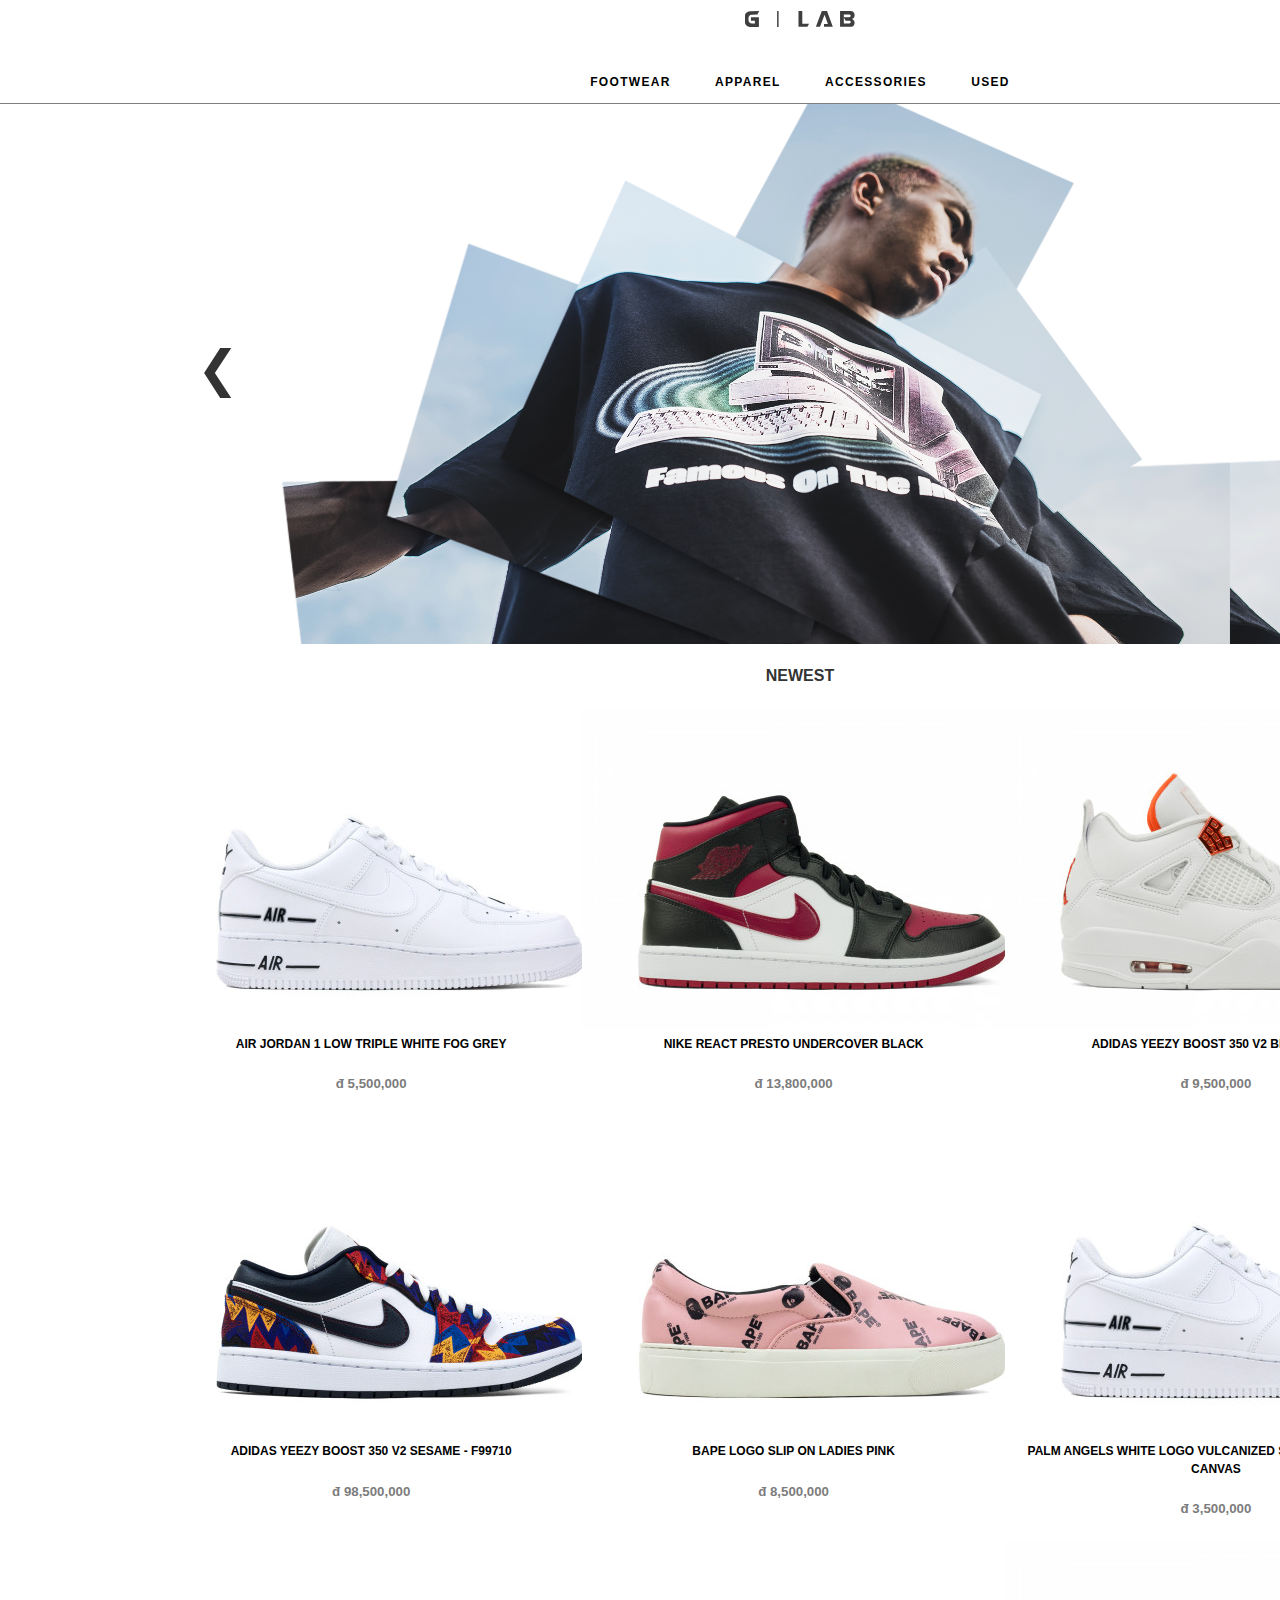
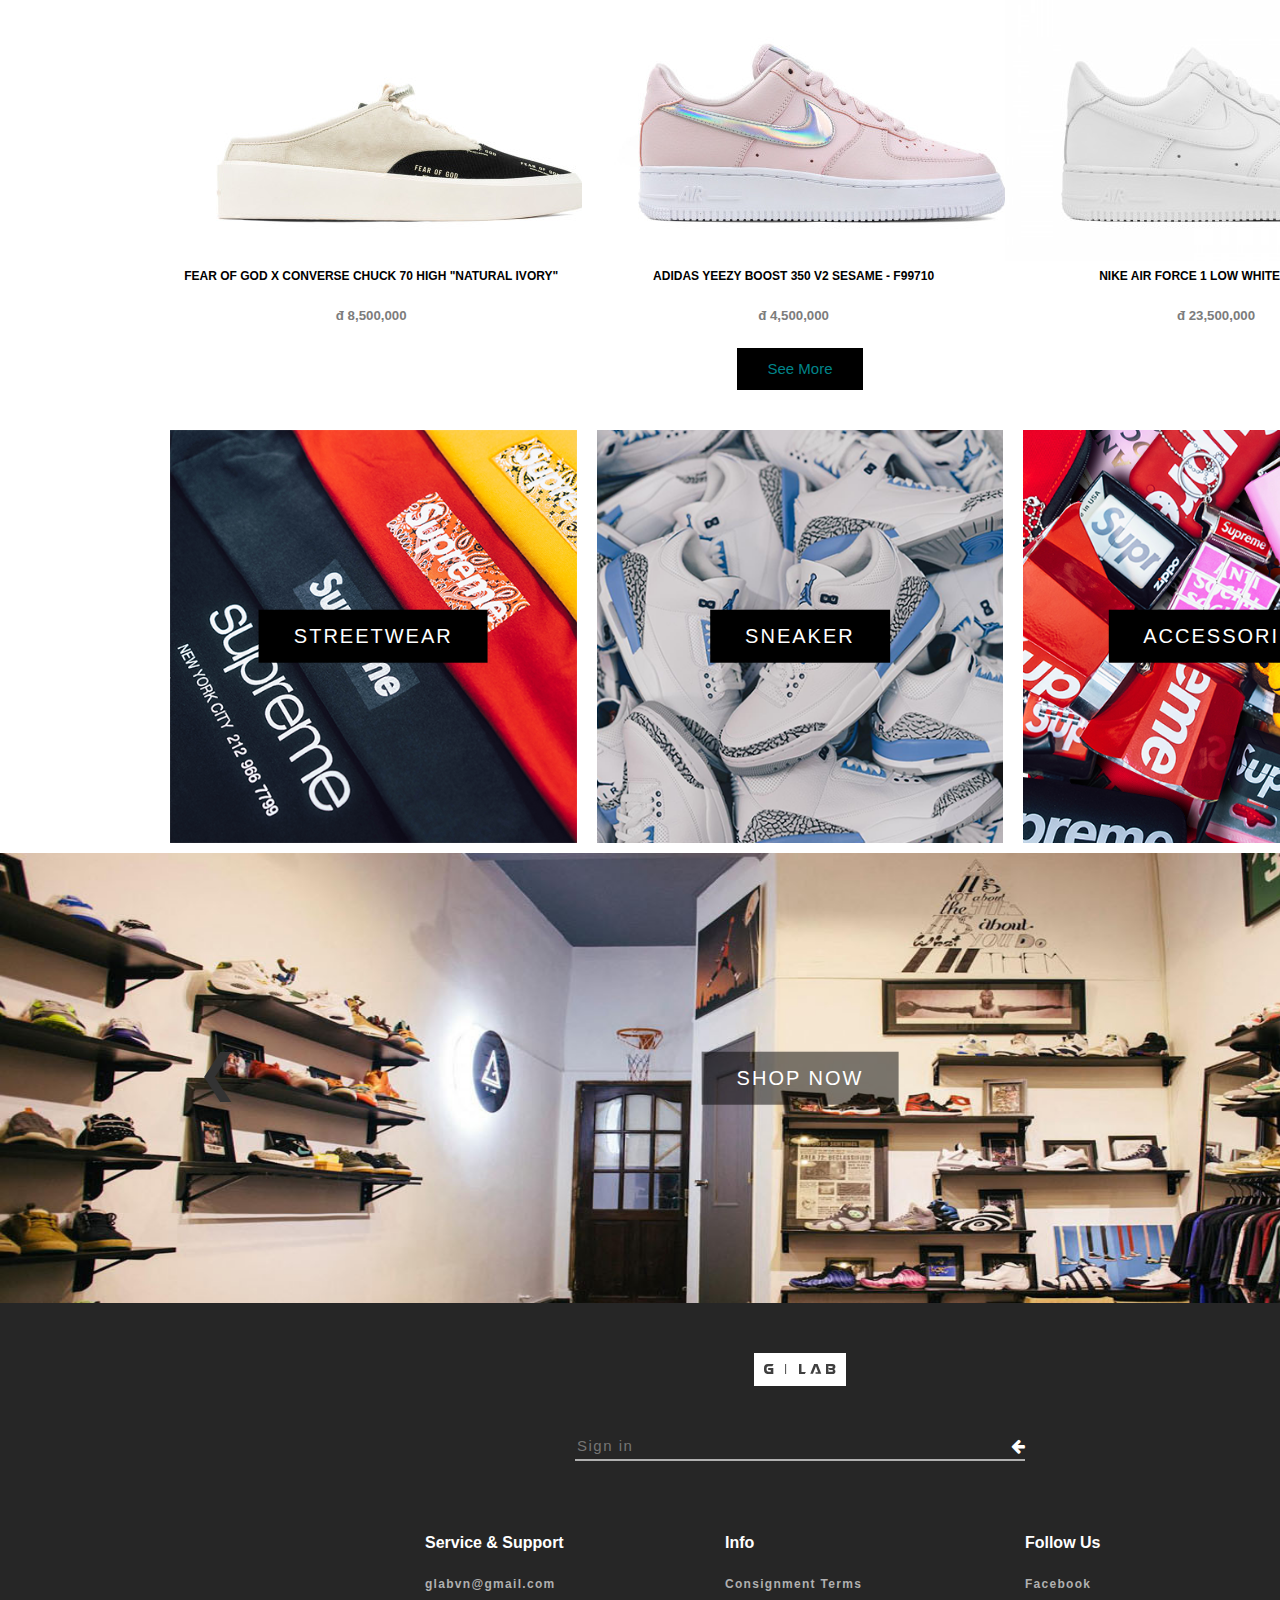
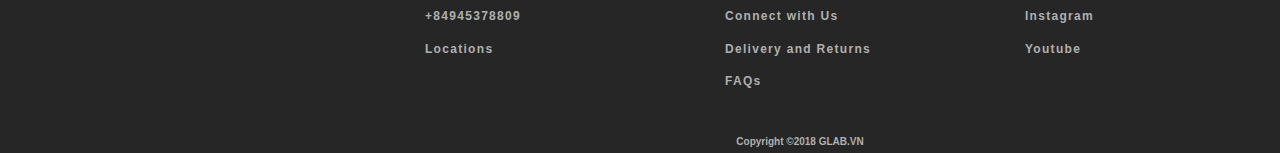
<file: index.html>
<!DOCTYPE html>
<html lang="en">

<head>
    <meta charset="UTF-8">
    <meta name="viewport" content="width=device-width, initial-scale=1.0">
    <link rel="stylesheet" href="style_css/home_page.css">
    <link rel="stylesheet" href="style_css/default.css">
    <link rel="stylesheet" href="https://stackpath.bootstrapcdn.com/font-awesome/4.7.0/css/font-awesome.min.css">
    <title>G-LAB: NỀN TẢNG MUA BÁN KÝ GỬI SNEAKER, STREETWEAR - GLAB.VN</title>
</head>

<body>
    <div class="side-search-right">

        <div class="input">
            <ul>
                <li>
                    <div class="close-search">
                        <p id='close-search-button' onclick="closeBtn()">X</p>
                    </div>
                </li>
                <li class="search-submit-top">
                    <input type="text" placeholder="Search" onkeyup="filterSearch()" id="search-input">
                    <span><i class="fa fa-arrow-left"></i></span>
                </li>
            </ul>
            <ul id="show-products-search">
                <!-- List Search -->
            </ul>

        </div>
    </div>
    <div class="sticky-menu">
        <div id="logo-icon">

            <a href="index.html"> <img src="image/logo-glab.svg" alt=""></a>
            <div id="icon-shopping">
                <span>
                    <i class="fa fa-user-circle"></i>
                </span>
                <span class="search-product"><i class="fa fa-search" onclick="sidesearch()"></i></span>
                <span><i class="fa fa-shopping-cart"></i></span>

            </div>

        </div>
        <nav>
            <div class="menu">
                <ul>
                    <li>
                        <a class="sub-nav" href="footwear.html">FOOTWEAR</a>
                        <div class="sub-menu">
                            <ul>
                                <li><a href="footwear.html">Newest Sneakers</a>
                                    <a href="footwear.html">Basketball</a></li>
                                <li><a href="footwear.html">Lifestyle</a>
                                    <a href="footwear.html">Gym & Training</a></li>
                                <li><a href="footwear.html">Running</a>
                                    <a href="footwear.html">Sandal</a> </li>
                            </ul>
                        </div>
                    </li>
                    <li> <a class="sub-nav" href="">APPAREL</a>
                        <div class="sub-menu">
                            <ul>
                                <li><a href="">CONIC®</a>
                                    <a href="">Outerwears</a>
                                    <a href="">Shirts</a>
                                    <a href="">Long Sleeves</a></li>
                                <li><a href="">Hoodies</a>
                                    <a href="">Tees</a>
                                    <a href="">Jackets</a>
                                    <a href="">
                                        <pre> </pre>
                                    </a></li>
                                <li><a href="">Shorts</a>
                                    <a href="">Pants</a>
                                    <a href="">Sweaters</a>
                                    <a href="">
                                        <pre> </pre>
                                    </a></li>
                            </ul>
                        </div>
                    </li>
                    <li>
                        <a class="sub-nav" href="">ACCESSORIES</a>
                        <div class="sub-menu">
                            <ul>
                                <li><a href="">Watch</a>
                                    <a href="">Backpack And Bag</a>
                                    <a href="">Cap</a></li>
                                <li><a href="">Socks</a>
                                    <a href="">Shoe Care</a>
                                    <a href="">Miscellaneous</a></li>
                                <li><a href="">Running</a>
                                    <a href="">Bearbrick</a>
                                    <a href="">Face Mask</a></li>
                            </ul>
                        </div>
                    </li>
                    <li>
                        <a class="sub-nav" href="">USED</a>
                        <div class="sub-menu">
                            <ul>
                                <li><a href="">Newest Sneakers</a>
                                    <a href="">Basketball</a></li>
                                <li><a href="">Lifestyle</a>
                                    <a href="">Gym & Training</a></li>
                                <li><a href="">Running</a>
                                    <a href="">Sandal</a> </li>
                            </ul>
                        </div>
                    </li>
                </ul>
            </div>
        </nav>
    </div>
    <header>

        <div class="slide-show-header">
            <div class="slide-img">
                <img class="slide-run" src="image/slide-man.png" alt="">
                <img class="slide-run" src="image/slide-conic.jpg" alt="">
                <img class="slide-run" src="image/slide-ship.jpeg" alt="">
            </div>
            <div class="slide-button slide-display-left" onclick="plus(-1)">&#10094;</div>
            <div class="slide-button slide-display-right" onclick="plus(1)">&#10095;</div>
        </div>
    </header>
    <section id="container">
        <h4>NEWEST</h4>
        <div class="row-content"></div>
        <div class="more " onclick="countproduct()">
            <p class="show-more">See More</p>
        </div>
    </section>
    <section id="select-type-product">
        <div class="row-content">
            <div class=" col-street">
                <img src="image/supreme.png" alt="">
                <div class="center-text"><a href="#">STREETWEAR</a></div>
            </div>
            <div class=" col-street">
                <img src="image/shoes.png" alt="">
                <div class="center-text"> <a href="#">SNEAKER</a></div>
            </div>
            <div class=" col-street">
                <img src="image/supanti.png" alt="">
                <div class="center-text"> <a href="#">ACCESSORIES</a></div>
            </div>
        </div>
    </section>
    <section id="shop-now">
        <img class="slide-bottom" src="image/shopnow.jpg" alt="">
        <img class="slide-bottom" src="image/shopnow.jpg" alt="">
        <img class="slide-bottom" src="image/shopnow.jpg" alt="">
        <div class="slide-button slide-display-left-shop-now" onclick="">&#10094;</div>
        <div class="slide-button slide-display-right-shop-now" onclick="">&#10095;</div>
        <div class="center-text bottom-slide-shop "><a href="">SHOP NOW</a></div>
    </section>
    <footer>
        <div class="big-footer">
            <div class="logo-bottom">
                <a href=""> <img src="image/logo-glab.svg" alt=""></a>
            </div>
            <div class="input-bottom">
                <input type="text" placeholder="Sign in " name="" id="">
                <span class="submit"><i class="fa fa-arrow-left"></i></span>
            </div>
            <div class="row-info-bottom">
                <div class="col-info-bottom"></div>
                <div class="col-info-bottom"></div>
                <div class="col-info-bottom"></div>
            </div>
        </div>
        <div class="row-info-bottom">
            <div class="col-info-bottom">
                <div class="col-bottom-center">
                    <h4>Service & Support</h4>
                    <a>glabvn@gmail.com</a>
                    <a>+84945378809</a>
                    <a>Locations</a>
                </div>

            </div>
            <div class="col-info-bottom">
                <div class="col-bottom-center">
                    <h4>Info</h4>
                    <a>Consignment Terms</a>
                    <a href="contrac.html">Connect with Us</a>
                    <a>Delivery and Returns</a>
                    <a>FAQs</a>
                </div>

            </div>
            <div class="col-info-bottom ">
                <div class="col-bottom-center">
                    <h4>Follow Us</h4>
                    <a>Facebook</a>
                    <a>Instagram</a>
                    <a>Youtube</a>
                </div>

            </div>
        </div>

        <div class="copyright">
            Copyright &copy;2018 GLAB.VN
        </div>
    </footer>
    <script src="js-file/home.js"></script>
    <script src="js-file/loaddata.js"></script>
</body>

</html>
</file>
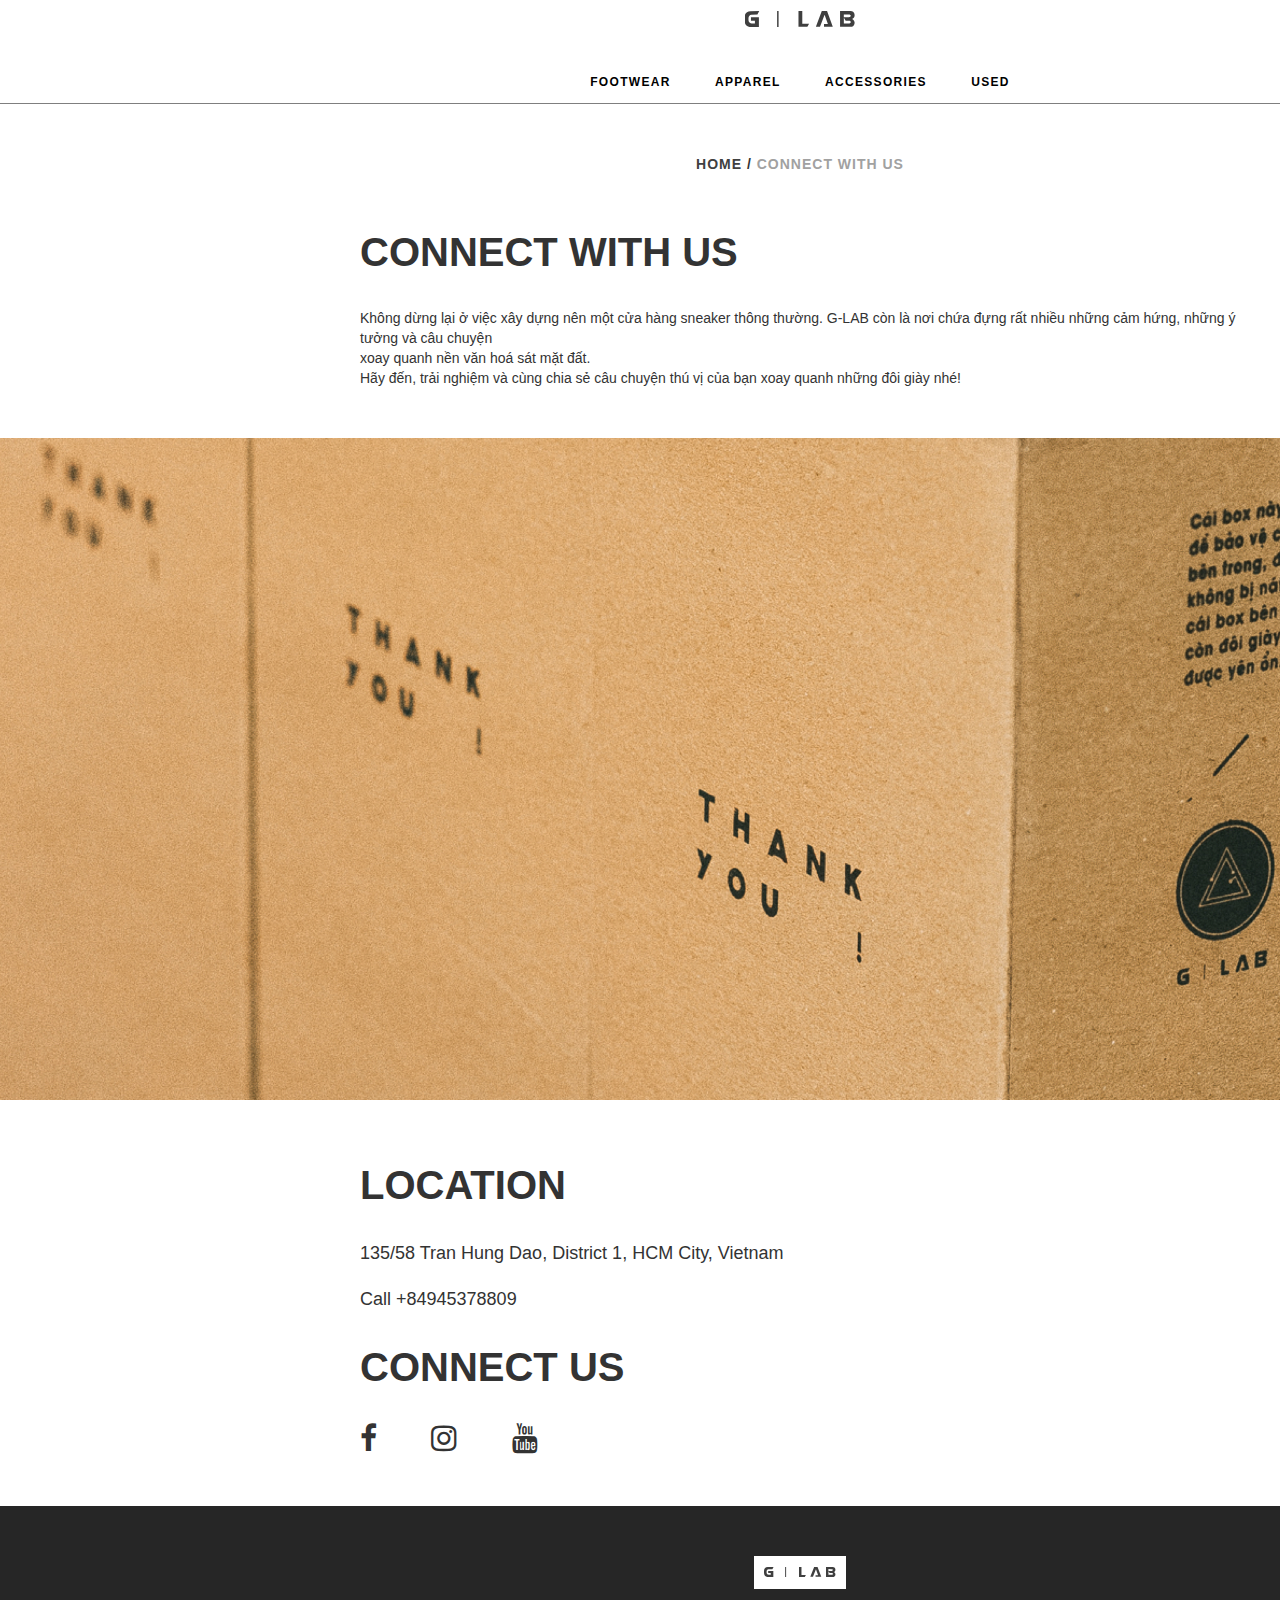
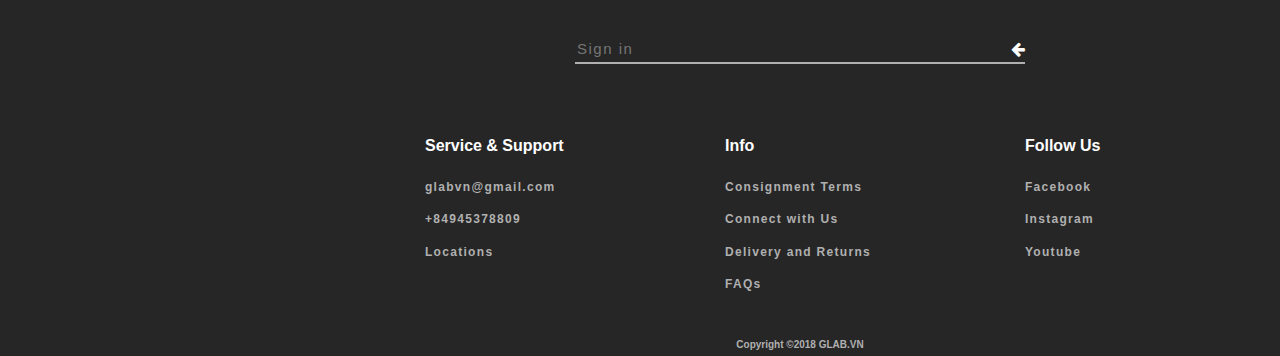
<file: contrac.html>
<!DOCTYPE html>
<html lang="en">

<head>
    <meta charset="UTF-8">
    <meta name="viewport" content="width=device-width, initial-scale=1.0">
    <link rel="stylesheet" href="style_css/contrac.css">
    <link rel="stylesheet" href="style_css/default.css">
    <link rel="stylesheet" href="https://stackpath.bootstrapcdn.com/font-awesome/4.7.0/css/font-awesome.min.css">
    <title>G-LAB: NỀN TẢNG MUA BÁN KÝ GỬI SNEAKER, STREETWEAR - GLAB.VN</title>
</head>

<body>
    <div class="side-search-right">

        <div class="input">
            <ul>
                <li>
                    <div class="close-search">
                        <p id='close-search-button' onclick="closeBtn()">X</p>
                    </div>
                </li>
                <li class="search-submit-top">
                    <input type="text" placeholder="Search" onkeyup="filterSearch()" id="search-input">
                    <span><i class="fa fa-arrow-left"></i></span>
                </li>
            </ul>
            <ul id="show-products-search">
                <!-- List Search -->
            </ul>

        </div>
    </div>
    <div class="sticky-menu">
        <div id="logo-icon">

            <a href="index.html"> <img src="image/logo-glab.svg" alt=""></a>
            <div id="icon-shopping">
                <span>
                    <i class="fa fa-user-circle"></i>
                </span>
                <span class="search-product"><i class="fa fa-search" onclick="sidesearch()"></i></span>
                <span><i class="fa fa-shopping-cart"></i></span>

            </div>

        </div>
        <nav>
            <div class="menu">
                <ul>
                    <li>
                        <a class="sub-nav" href="footwear.html">FOOTWEAR</a>
                        <div class="sub-menu">
                            <ul>
                                <li><a href="footwear.html">Newest Sneakers</a>
                                    <a href="footwear.html">Basketball</a></li>
                                <li><a href="footwear.html">Lifestyle</a>
                                    <a href="footwear.html">Gym & Training</a></li>
                                <li><a href="footwear.html">Running</a>
                                    <a href="footwear.html">Sandal</a> </li>
                            </ul>
                        </div>
                    </li>
                    <li> <a class="sub-nav" href="">APPAREL</a>
                        <div class="sub-menu">
                            <ul>
                                <li><a href="">CONIC®</a>
                                    <a href="">Outerwears</a>
                                    <a href="">Shirts</a>
                                    <a href="">Long Sleeves</a></li>
                                <li><a href="">Hoodies</a>
                                    <a href="">Tees</a>
                                    <a href="">Jackets</a>
                                    <a href="">
                                        <pre> </pre>
                                    </a></li>
                                <li><a href="">Shorts</a>
                                    <a href="">Pants</a>
                                    <a href="">Sweaters</a>
                                    <a href="">
                                        <pre> </pre>
                                    </a></li>
                            </ul>
                        </div>
                    </li>
                    <li>
                        <a class="sub-nav" href="">ACCESSORIES</a>
                        <div class="sub-menu">
                            <ul>
                                <li><a href="">Watch</a>
                                    <a href="">Backpack And Bag</a>
                                    <a href="">Cap</a></li>
                                <li><a href="">Socks</a>
                                    <a href="">Shoe Care</a>
                                    <a href="">Miscellaneous</a></li>
                                <li><a href="">Running</a>
                                    <a href="">Bearbrick</a>
                                    <a href="">Face Mask</a></li>
                            </ul>
                        </div>
                    </li>
                    <li>
                        <a class="sub-nav" href="">USED</a>
                        <div class="sub-menu">
                            <ul>
                                <li><a href="">Newest Sneakers</a>
                                    <a href="">Basketball</a></li>
                                <li><a href="">Lifestyle</a>
                                    <a href="">Gym & Training</a></li>
                                <li><a href="">Running</a>
                                    <a href="">Sandal</a> </li>
                            </ul>
                        </div>
                    </li>
                </ul>
            </div>
        </nav>
    </div>
    <section>
        <div class="top-link-page">
            <div>
                <span><a id="home" href="index.html">HOME</a></span>
                <span>/</span>
                <span><a id="page" href="contrac.html">CONNECT WITH US</a></span>
            </div>
        </div>
    </section>

    <section id="connect-us">
        <h1>CONNECT WITH US</h1>
        <p>Không dừng lại ở việc xây dựng nên một cửa hàng sneaker thông thường. G-LAB còn là nơi chứa đựng rất nhiều
            những cảm
            hứng, những ý tưởng và câu chuyện<br> xoay quanh nền văn hoá sát mặt đất.<br>
            Hãy đến, trải nghiệm và cùng chia sẻ câu chuyện thú vị của bạn xoay quanh những đôi giày nhé!</p>
    </section>

    <section id="image-connect">
        <img src="image/connect.jpg" alt="">
    </section>

    <section id='location'>
        <h1>LOCATION</h1>
        <p>135/58 Tran Hung Dao, District 1, HCM City, Vietnam</p>
        <a href="tel:84945378809">Call +84945378809</a>
        <h1>CONNECT US</h1>
        <div class="fiy-connect">
            <span><i class="fa fa-facebook-f"></i></span>
            <span><i class="fa fa-instagram"></i></span>
            <span><i class="fa fa-youtube"></i></span>
        </div>
    </section>


    <footer>
        <div class="big-footer">
            <div class="logo-bottom">
                <a href=""> <img src="image/logo-glab.svg" alt=""></a>
            </div>
            <div class="input-bottom">
                <input type="text" placeholder="Sign in " name="" id="">
                <span class="submit"><i class="fa fa-arrow-left"></i></span>
            </div>
            <div class="row-info-bottom">
                <div class="col-info-bottom"></div>
                <div class="col-info-bottom"></div>
                <div class="col-info-bottom"></div>
            </div>
        </div>
        <div class="row-info-bottom">
            <div class="col-info-bottom">
                <div class="col-bottom-center">
                    <h4>Service & Support</h4>
                    <a>glabvn@gmail.com</a>
                    <a>+84945378809</a>
                    <a>Locations</a>
                </div>

            </div>
            <div class="col-info-bottom">
                <div class="col-bottom-center">
                    <h4>Info</h4>
                    <a>Consignment Terms</a>
                    <a>Connect with Us</a>
                    <a>Delivery and Returns</a>
                    <a>FAQs</a>
                </div>

            </div>
            <div class="col-info-bottom ">
                <div class="col-bottom-center">
                    <h4>Follow Us</h4>
                    <a>Facebook</a>
                    <a>Instagram</a>
                    <a>Youtube</a>
                </div>

            </div>
        </div>

        <div class="copyright">
            Copyright &copy;2018 GLAB.VN
        </div>
    </footer>
    <script src="js-file/home.js"></script>

</body>

</html>
</file>
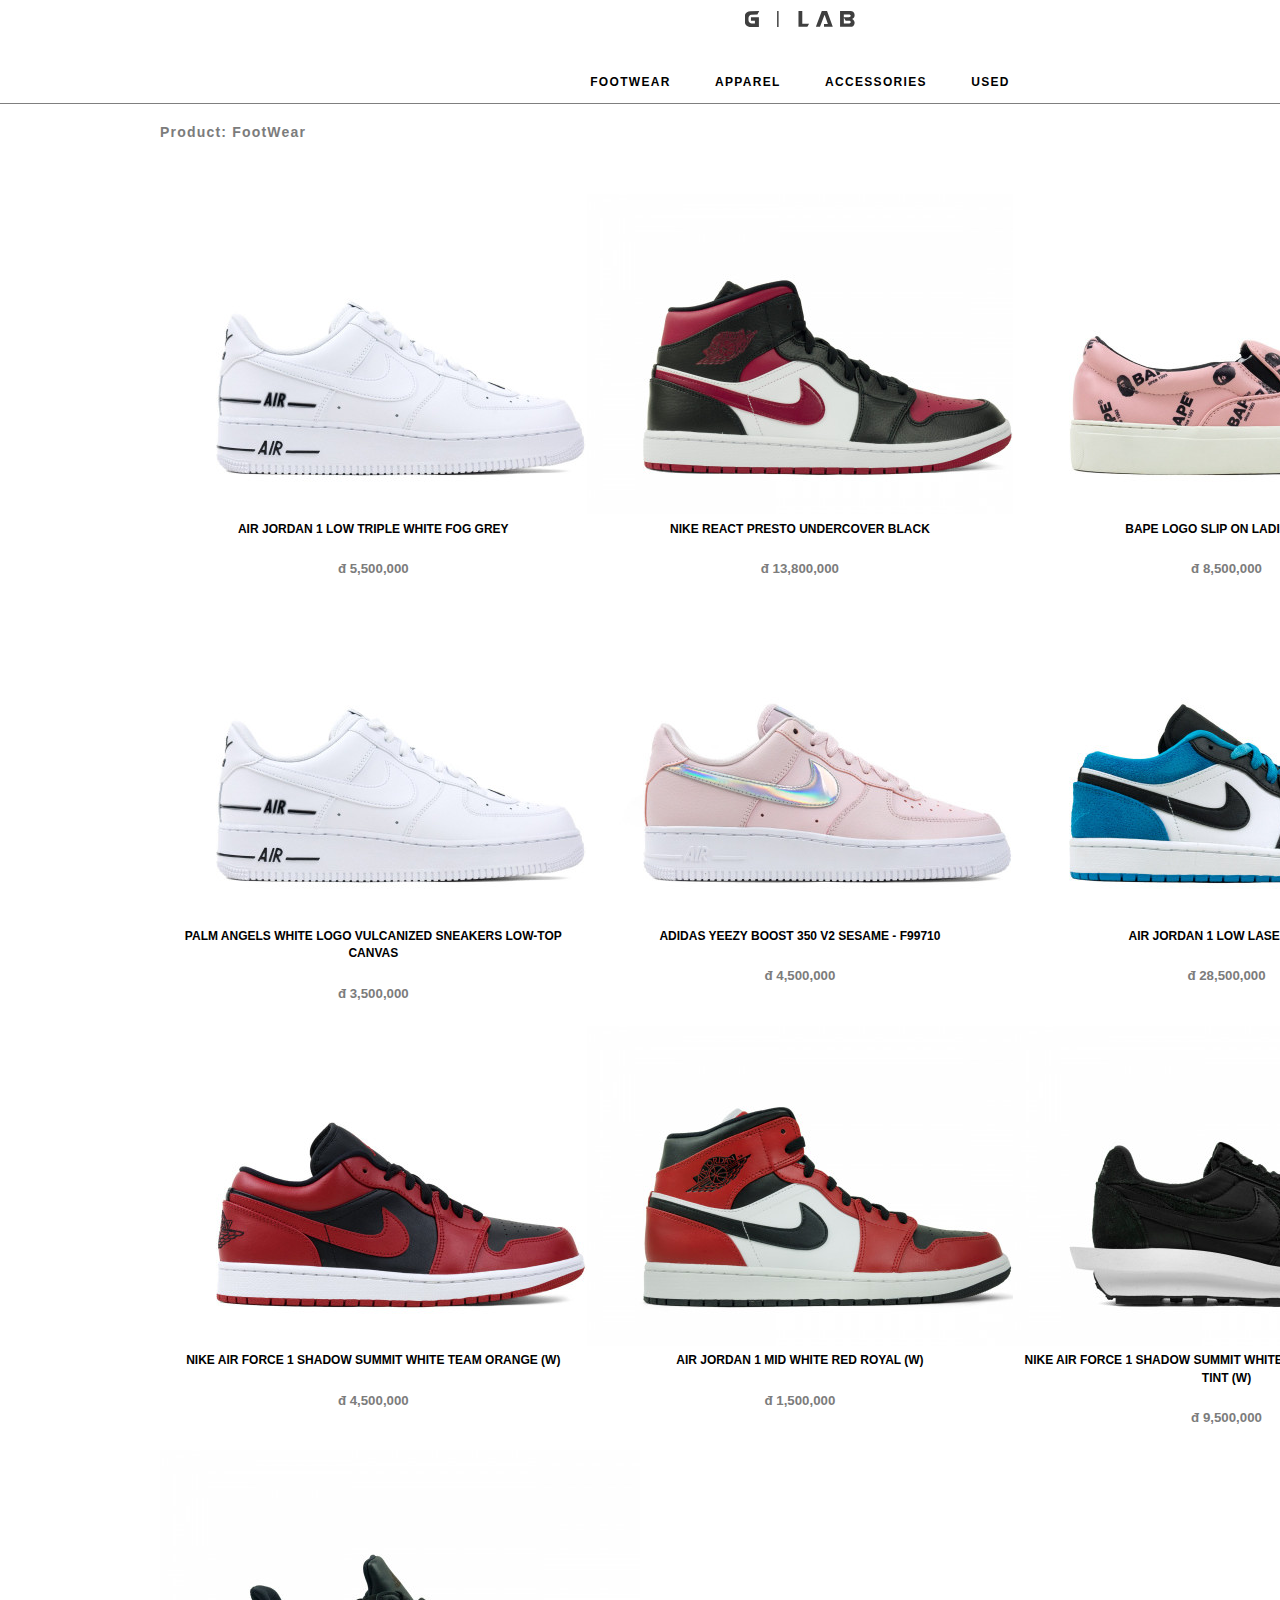
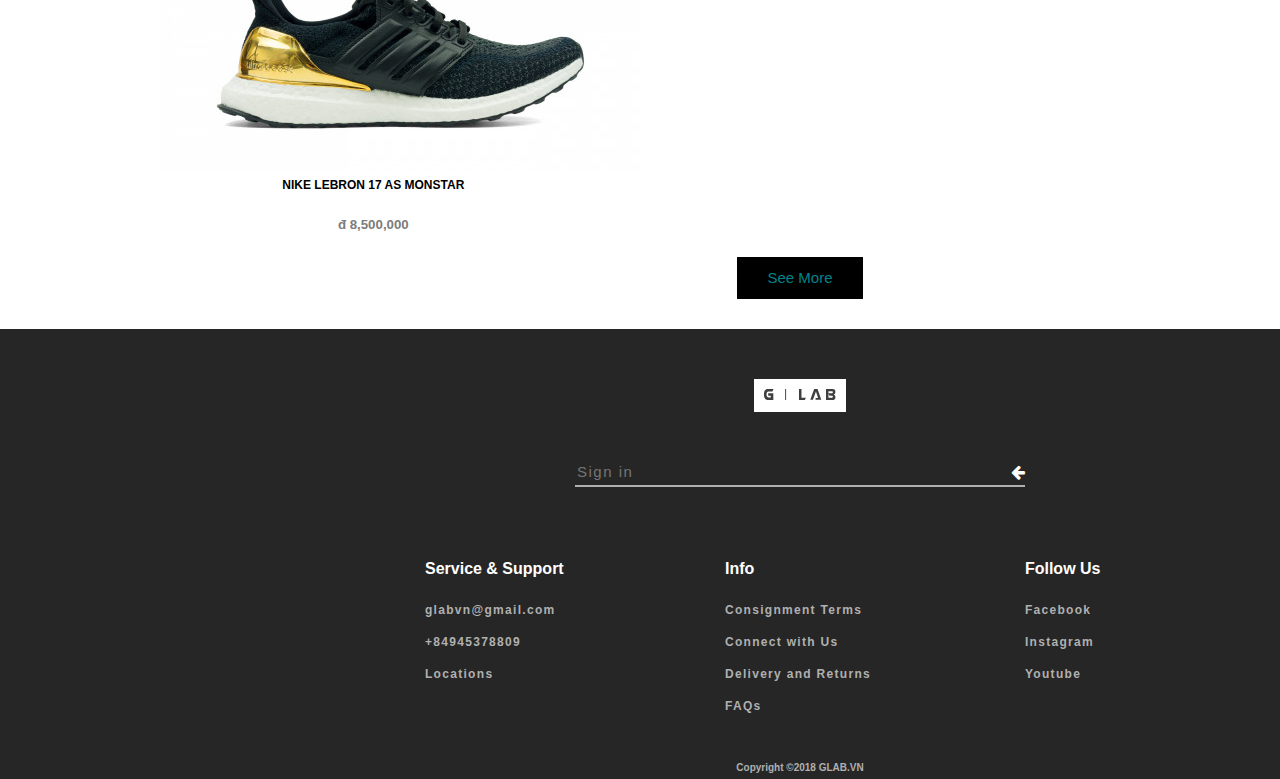
<file: footwear.html>
<!DOCTYPE html>
<html lang="en">

<head>
    <meta charset="UTF-8">
    <meta name="viewport" content="width=device-width, initial-scale=1.0">
    <link rel="stylesheet" href="style_css/footwear.css">
    <link rel="stylesheet" href="style_css/default.css">
    <link rel="stylesheet" href="https://stackpath.bootstrapcdn.com/font-awesome/4.7.0/css/font-awesome.min.css">
    <title>G-LAB: NỀN TẢNG MUA BÁN KÝ GỬI SNEAKER, STREETWEAR - GLAB.VN</title>
</head>

<body>
    <div class="side-search-right">

        <div class="input">
            <ul>
                <li>
                    <div class="close-search">
                        <p id='close-search-button' onclick="closeBtn()">X</p>
                    </div>
                </li>
                <li class="search-submit-top">
                    <input type="text" placeholder="Search" onkeyup="filterSearch()" id="search-input">
                    <span><i class="fa fa-arrow-left"></i></span>
                </li>
            </ul>
            <ul id="show-products-search">
                <!-- List Search -->
            </ul>

        </div>
    </div>
    <div class="sticky-menu">
        <div id="logo-icon">
            <a href="index.html"> <img src="image/logo-glab.svg" alt=""></a>

            <div id="icon-shopping">
                <span>
                    <i class="fa fa-user-circle"></i>
                </span>
                <span class="search-product"><i class="fa fa-search" onclick="sidesearch()"></i></span>
                <span><i class="fa fa-shopping-cart"></i></span>

            </div>

        </div>
        <nav>
            <div class="menu">
                <ul>
                    <li>
                        <a class="sub-nav" href="">FOOTWEAR</a>
                        <div class="sub-menu">
                            <ul>
                                <li><a href="">Newest Sneakers</a>
                                    <a href="">Basketball</a></li>
                                <li><a href="">Lifestyle</a>
                                    <a href="">Gym & Training</a></li>
                                <li><a href="">Running</a>
                                    <a href="">Sandal</a> </li>
                            </ul>
                        </div>
                    </li>
                    <li> <a class="sub-nav" href="">APPAREL</a>
                        <div class="sub-menu">
                            <ul>
                                <li><a href="">CONIC®</a>
                                    <a href="">Outerwears</a>
                                    <a href="">Shirts</a>
                                    <a href="">Long Sleeves</a></li>
                                <li><a href="">Hoodies</a>
                                    <a href="">Tees</a>
                                    <a href="">Jackets</a>
                                    <a href="">
                                        <pre> </pre>
                                    </a></li>
                                <li><a href="">Shorts</a>
                                    <a href="">Pants</a>
                                    <a href="">Sweaters</a>
                                    <a href="">
                                        <pre> </pre>
                                    </a></li>
                            </ul>
                        </div>
                    </li>
                    <li>
                        <a class="sub-nav" href="">ACCESSORIES</a>
                        <div class="sub-menu">
                            <ul>
                                <li><a href="">Watch</a>
                                    <a href="">Backpack And Bag</a>
                                    <a href="">Cap</a></li>
                                <li><a href="">Socks</a>
                                    <a href="">Shoe Care</a>
                                    <a href="">Miscellaneous</a></li>
                                <li><a href="">Running</a>
                                    <a href="">Bearbrick</a>
                                    <a href="">Face Mask</a></li>
                            </ul>
                        </div>
                    </li>
                    <li>
                        <a class="sub-nav" href="">USED</a>
                        <div class="sub-menu">
                            <ul>
                                <li><a href="">Newest Sneakers</a>
                                    <a href="">Basketball</a></li>
                                <li><a href="">Lifestyle</a>
                                    <a href="">Gym & Training</a></li>
                                <li><a href="">Running</a>
                                    <a href="">Sandal</a> </li>
                            </ul>
                        </div>
                    </li>
                </ul>
            </div>
        </nav>
    </div>

    <!-- filter-side-->
    <section id="filter-side">
        <ul>
            <li>
                <div class="head-filter">
                    <span class="logo-filter"><i class="fa fa-filter"></i> Filter</span>
                    <span id='close-filter-button' onclick="closeFilter()"> X </span>
                </div>
            </li>
            <li>
                <ul class="filter-content">
                    <li id='brand-filter' onclick="showItemfilter()">Brand <span>+</span>
                    </li>
                    <div class="fil-brands">
                        <!-- <div class="fil-row">
                                <div class="fil-col">
                                    <p>addidas</p>
                                </div>
                            </div> -->
                    </div>
                    <li>Subcategory<span>+</span></li>
                    <li>Sizes<span>+</span></li>
                    <li>Price<span>+</span></li>
                </ul>
            </li>
        </ul>
    </section>

    <section id='product-foot-wear'>
        <div class="container">
            <div class="container-head-filter">
                <h4>Product: FootWear </h4>
                <span id='icon-filter' onclick="openFilter()"><i class="fa fa-filter"></i><a> Filter</a></span>
            </div>

            <p class="keyword" style="display: none;">footwear</p>
            <div class="row-content">
                <!-- <div class="col-content">
                    <img src="image/air-jd1.jpg">
                    <a>NIKE REACT PRESTO UNDERCOVER BLACK</a>
                    <h5>đ 13,800,000</h5>
                </div> -->
            </div>
            <div class="more" onclick="countmodel()">
                <p class="show-more">See More</p>
            </div>
        </div>
    </section>

    <footer>
        <div class="big-footer">
            <div class="logo-bottom">
                <a href=""> <img src="image/logo-glab.svg" alt=""></a>
            </div>
            <div class="input-bottom">
                <input type="text" placeholder="Sign in " name="" id="">
                <span class="submit"><i class="fa fa-arrow-left"></i></span>
            </div>
            <div class="row-info-bottom">
                <div class="col-info-bottom"></div>
                <div class="col-info-bottom"></div>
                <div class="col-info-bottom"></div>
            </div>
        </div>
        <div class="row-info-bottom">
            <div class="col-info-bottom">
                <div class="col-bottom-center">
                    <h4>Service & Support</h4>
                    <a>glabvn@gmail.com</a>
                    <a>+84945378809</a>
                    <a>Locations</a>
                </div>

            </div>
            <div class="col-info-bottom">
                <div class="col-bottom-center">
                    <h4>Info</h4>
                    <a>Consignment Terms</a>
                    <a href="contrac.html">Connect with Us</a>
                    <a>Delivery and Returns</a>
                    <a>FAQs</a>
                </div>

            </div>
            <div class="col-info-bottom ">
                <div class="col-bottom-center">
                    <h4>Follow Us</h4>
                    <a>Facebook</a>
                    <a>Instagram</a>
                    <a>Youtube</a>
                </div>

            </div>
        </div>

        <div class="copyright">
            Copyright &copy;2018 GLAB.VN
        </div>
    </footer>
    <script src="js-file/home.js"></script>
    <script src="js-file/loadmodel.js"></script>
    <!-- <script src="js-file/loaddata.js"></script> -->
</body>

</html>
</file>
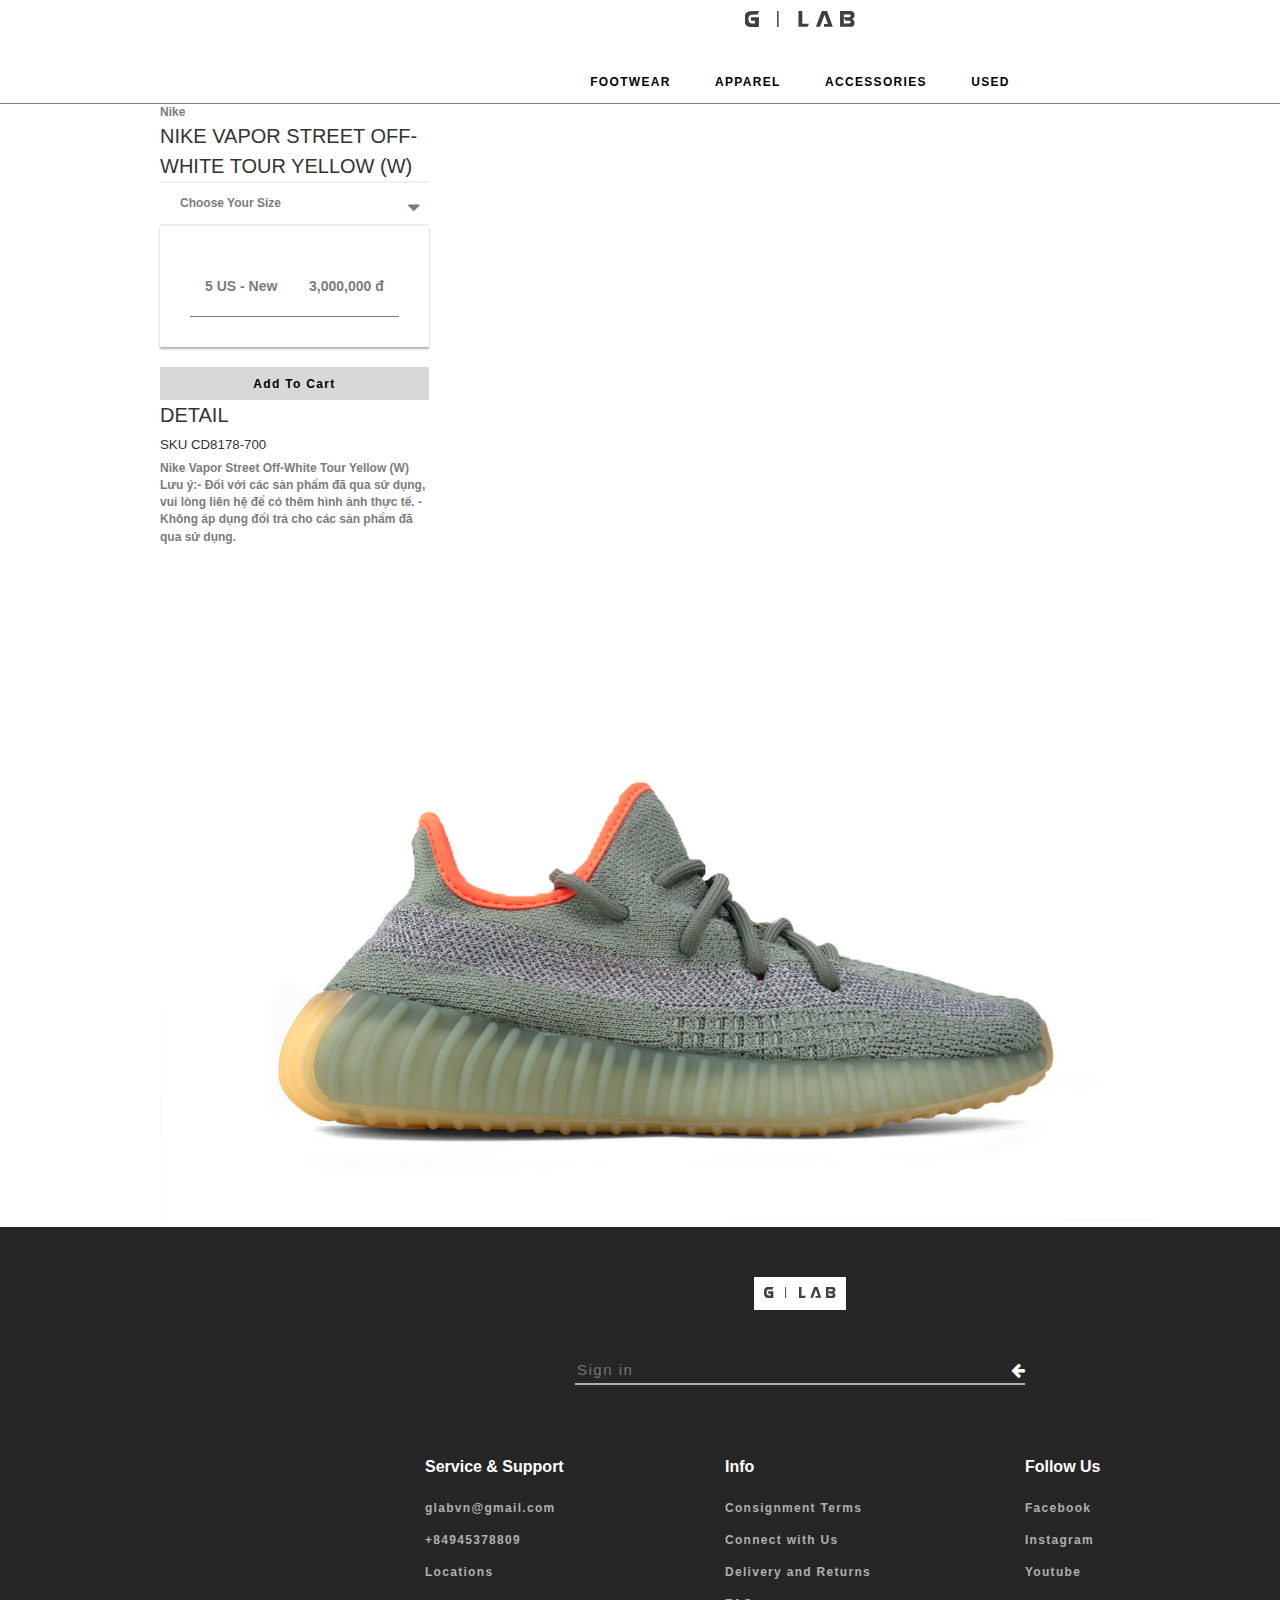
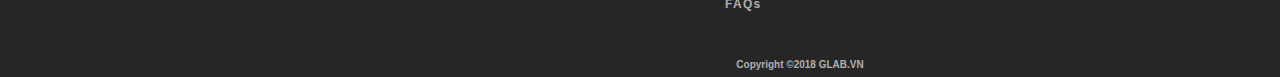
<file: select-product.html>
<!DOCTYPE html>
<html lang="en">

<head>
    <meta charset="UTF-8">
    <meta name="viewport" content="width=device-width, initial-scale=1.0">
    <link rel="stylesheet" href="style_css/seclect-product.css">
    <link rel="stylesheet" href="style_css/default.css">
    <link rel="stylesheet" href="https://stackpath.bootstrapcdn.com/font-awesome/4.7.0/css/font-awesome.min.css">
    <title>G-LAB: NỀN TẢNG MUA BÁN KÝ GỬI SNEAKER, STREETWEAR - GLAB.VN</title>
</head>

<body>
    <div class="side-search-right">

        <div class="input">
            <ul>
                <li>
                    <div class="close-search">
                        <p id='close-search-button' onclick="closeBtn()">X</p>
                    </div>
                </li>
                <li class="search-submit-top">
                    <input type="text" placeholder="Search" onkeyup="filterSearch()" id="search-input">
                    <span><i class="fa fa-arrow-left"></i></span>
                </li>
            </ul>
            <ul id="show-products-search">
                <!-- List Search -->
            </ul>

        </div>
    </div>
    <div class="sticky-menu">
        <div id="logo-icon">

            <a href="index.html"> <img src="image/logo-glab.svg" alt=""></a>
            <div id="icon-shopping">
                <span>
                    <i class="fa fa-user-circle"></i>
                </span>
                <span class="search-product"><i class="fa fa-search" onclick="sidesearch()"></i></span>
                <span><i class="fa fa-shopping-cart"></i></span>

            </div>

        </div>
        <nav>
            <div class="menu">
                <ul>
                    <li>
                        <a class="sub-nav" href="footwear.html">FOOTWEAR</a>
                        <div class="sub-menu">
                            <ul>
                                <li><a href="footwear.html">Newest Sneakers</a>
                                    <a href="footwear.html">Basketball</a></li>
                                <li><a href="footwear.html">Lifestyle</a>
                                    <a href="footwear.html">Gym & Training</a></li>
                                <li><a href="footwear.html">Running</a>
                                    <a href="footwear.html">Sandal</a> </li>
                            </ul>
                        </div>
                    </li>
                    <li> <a class="sub-nav" href="">APPAREL</a>
                        <div class="sub-menu">
                            <ul>
                                <li><a href="">CONIC®</a>
                                    <a href="">Outerwears</a>
                                    <a href="">Shirts</a>
                                    <a href="">Long Sleeves</a></li>
                                <li><a href="">Hoodies</a>
                                    <a href="">Tees</a>
                                    <a href="">Jackets</a>
                                    <a href="">
                                        <pre> </pre>
                                    </a></li>
                                <li><a href="">Shorts</a>
                                    <a href="">Pants</a>
                                    <a href="">Sweaters</a>
                                    <a href="">
                                        <pre> </pre>
                                    </a></li>
                            </ul>
                        </div>
                    </li>
                    <li>
                        <a class="sub-nav" href="">ACCESSORIES</a>
                        <div class="sub-menu">
                            <ul>
                                <li><a href="">Watch</a>
                                    <a href="">Backpack And Bag</a>
                                    <a href="">Cap</a></li>
                                <li><a href="">Socks</a>
                                    <a href="">Shoe Care</a>
                                    <a href="">Miscellaneous</a></li>
                                <li><a href="">Running</a>
                                    <a href="">Bearbrick</a>
                                    <a href="">Face Mask</a></li>
                            </ul>
                        </div>
                    </li>
                    <li>
                        <a class="sub-nav" href="">USED</a>
                        <div class="sub-menu">
                            <ul>
                                <li><a href="">Newest Sneakers</a>
                                    <a href="">Basketball</a></li>
                                <li><a href="">Lifestyle</a>
                                    <a href="">Gym & Training</a></li>
                                <li><a href="">Running</a>
                                    <a href="">Sandal</a> </li>
                            </ul>
                        </div>
                    </li>
                </ul>
            </div>
        </nav>
    </div>


    <section id='item-select'>
        <div class="container-selected">
            <div class="fixed-detail">
                <p>Nike</p>
                <h4>NIKE VAPOR STREET OFF-WHITE TOUR YELLOW (W)</h4>
                <div class="selected-size">
                    <p>Choose Your Size<span class="choose-down"><i class="fa fa-sort-down"></i></span>
                        <span class="choose-up"><i class="fa fa-sort-up"></i></span> </p>
                </div>
                <div class="choose-size">
                    <div class="option">
                        <p>
                            5 US - New
                            <span class="money-choose-size">
                                3,000,000 đ
                            </span>
                        </p>

                    </div>
                </div>
                <input type="submit" value="Add To Cart">
                <h4>DETAIL</h4>
                <h5>SKU CD8178-700</h5>
                <p>Nike Vapor Street Off-White Tour Yellow (W) Lưu ý:​- Đối với các sản phẩm đã qua sử dụng, vui lòng
                    liên
                    hệ để có thêm
                    hình ảnh thực tế. - Không áp dụng đổi trả cho các sản phẩm đã qua sử dụng.</p>
            </div>
            <div class="load-img-product">
                <img src="image/side_zy.jpg" alt="">
            </div>
        </div>


    </section>


    <section></section>

    <footer>
        <div class="big-footer">
            <div class="logo-bottom">
                <a href=""> <img src="image/logo-glab.svg" alt=""></a>
            </div>
            <div class="input-bottom">
                <input type="text" placeholder="Sign in " name="" id="">
                <span class="submit"><i class="fa fa-arrow-left"></i></span>
            </div>
            <div class="row-info-bottom">
                <div class="col-info-bottom"></div>
                <div class="col-info-bottom"></div>
                <div class="col-info-bottom"></div>
            </div>
        </div>
        <div class="row-info-bottom">
            <div class="col-info-bottom">
                <div class="col-bottom-center">
                    <h4>Service & Support</h4>
                    <a>glabvn@gmail.com</a>
                    <a>+84945378809</a>
                    <a>Locations</a>
                </div>

            </div>
            <div class="col-info-bottom">
                <div class="col-bottom-center">
                    <h4>Info</h4>
                    <a>Consignment Terms</a>
                    <a>Connect with Us</a>
                    <a>Delivery and Returns</a>
                    <a>FAQs</a>
                </div>

            </div>
            <div class="col-info-bottom ">
                <div class="col-bottom-center">
                    <h4>Follow Us</h4>
                    <a>Facebook</a>
                    <a>Instagram</a>
                    <a>Youtube</a>
                </div>

            </div>
        </div>

        <div class="copyright">
            Copyright &copy;2018 GLAB.VN
        </div>
    </footer>
    <script src="js-file/home.js"></script>

</body>

</html>
</file>
<file: style_css/home_page.css>
/*  slide show*/
.slide-show-header {
    position: relative;
    overflow: hidden;
}

.slide-show-header img{ 
    width: 100%;
    height: 60vh;
}

.slide-button {
    font-size: 50px;
    padding: 5px;
    cursor: pointer;
}

.slide-button:hover {
    color:#bfbfbf ;
}

.slide-display-left {
    position: absolute;
    top:50%;
    left:12%;
    transform: translate(0,-55%);
    
}

.slide-display-right {
    position: absolute;
    top:50%;
    right:12%;
    transform: translate(0,-55%);
}
 
.slide-run{
    position: relative;
    animation: slide-left 1.5s;
}

/* container */

#container {
    text-align: center;
}

.row-content {
    width: 80%;
    margin: auto;
    display: flex;
    flex-wrap: wrap;
}

.col-content {
    width: 33%;
}

.col-content a{
    text-align: center;
    color: #000;
    font-weight: bold;
    display: block;
    font-size: 12px;
}

.col-content h5 {
    color: #7c7c7c;
}

.more {
    display: inline-block;
    font-size: 15px;
    padding: 10px 30px 10px;
    margin-bottom: 30px;
    background: #000;
}

.more p {
    color: #008489;
    margin: 0;
    cursor: pointer;
}

/* select-type-product */



.col-street img{
    width: 100%;
    height: 100%;
}

.col-street {
    width: 33.33%;
    position: relative;
    padding: 10px;
}

.center-text a {
    position: absolute;
    top: 50%;
    left: 50%;
    transform: translate(-50%,-50%);
    border-radius: 0;
    background: rgb(0, 0, 0);
    border: none;
    color: #ffffff;
    text-transform: uppercase;
    font-size: 20px;
    letter-spacing: 2px;
    padding: 12px 35px;
    width: auto;
}

/* shop now */
#shop-now{
    position: relative;
}
#shop-now img {
    width: 100%;
    height: 50vh;
}

.slide-display-right-shop-now {
    position: absolute;
    top:50%;
    right:12%;
    transform: translate(0,-55%);
}

.slide-display-left-shop-now {
    position: absolute;
    top:50%;
    left:12%;
    transform: translate(0,-55%);
}

.bottom-slide-shop a {
    background-color: rgba(0, 0, 0, 0.5);

}


@keyframes slide-left{
    3%{
        left: 100%;
    }
    to{
        left: 0px;
    }
}

@keyframes slide-right{
    from{
        left: 0%;
    }
    to{
        left: -100%;
    }
}
</file>
<file: style_css/default.css>
* {
    box-sizing: border-box;
}

body {
    font-family: 'Cabin', sans-serif;
    line-height: 1.42857143;
    color: #333;
    margin: 0;
    position: relative;

}

a{
    text-decoration: none;
}

p {
    margin: 0;
}

/* Logo-Icon CSS */

#logo-icon {
    position: relative;
    width: 100%;
    margin: auto;
    height: 50px;
    background-color: white;
}

#logo-icon img {
    position: absolute;
    left: 50%;
    top:11px;
    transform: translate(-50%,0);
}

#icon-shopping {
    cursor: pointer;
    float: right;
    padding-top: 10px;
    padding-bottom: 10px;
    padding-right: 10%;
}

#icon-shopping span{
    color: #bfbfbf;
    font-weight: normal;
    font-size: 20px;
    padding: 0px 10px;
}

.sticky-menu {
    position: sticky;
    top: 0px;
    z-index: 2;
}

/* search */

.side-search-right {
    position: absolute;
    z-index:90;
    right: 0;   
    top: 93px;
    width: 400px;
    height: 97.4%;
    background-color: white;
    display: none;
}

.close-search p {
    padding-top: 10px;
    padding-left:95%;
    font-weight: normal;
    font-size: large;
    cursor: pointer;
}

.input {
    position: fixed;
    width: 400px;
}

.input ul {
    padding-left: 20px;
}

.search-submit-top{
    position: relative;
}

.search-submit-top span {
    position: absolute;
    right: 0;
    font-size: 25px;
}

.search-submit-top input {
    border: none;
    border-bottom: 1px solid black;
    width: 100%;
    height: 30px;
    padding-left: 10px;
    font-size: larger;
}

#show-products-search {
    margin: 20px 10px 10px 10px; 
    overflow: auto;
}

.list-product-find {
    cursor: pointer;
    display: flex;
    padding: 10px;
    border-bottom: solid 1px rgba(0, 0, 0, 0.3);
}

.list-product-find:hover {
    transition: 0.5s;
    background-color: rgba(0, 0, 0, 0.05);
   
}

.list-product-find a {
    line-height: 1.4;
    width: 85%;
    font-weight: 600;
    color: #000;
    font-size: 10px;
}

.list-product-find p{
    margin: 0;
    color: #b0b0b0;
    font-size: 12px;
}

/* NAV */
ul {
    margin: 0;
    padding: 0;
}
ul li {
    list-style-type: none;
}

nav {
    position: relative;
    background-color: white;
    border-bottom: 0.5px solid rgba(0, 0, 0, 0.5);
    z-index: 2;
}

.menu {
    width: 30%;
    margin: auto;
    text-align: center;
}

.menu a{
    color: black;
    font-size: 12px;
    padding-bottom: 1px;
}

.menu ul li { 
    letter-spacing: 1.3px;
    font-weight: bold;
    padding: 20px 20px 10px 20px;
    display: inline-block;
}


.sub-menu {
    position: absolute;
    left: 50%;
    top: 40px;
    transform: translateX(-50%);
    background-color: white;
    width: 100%;
    display: none;
    border-top: 1px solid rgba(0, 0, 0, 0.3);
}
 
.sub-menu a {
    display: block;
    margin-right: 100px;
    padding: 14px;
    font-size: 11px;
    color: #262626;
}

.menu ul>li:hover .sub-menu {
    display: block;
}

.menu ul>li:hover .sub-nav{
    border-bottom: 2px solid orangered;
    color: orangered;
}

.sub-menu a:hover {
    color: orangered;
}



/* FOOTER */

footer {
    height: 50vh;
    background-color: #262626;
    padding: 50px;
}

/* logo bottom */
.logo-bottom{
    text-align: center;
    padding-bottom: 50px;
}

.logo-bottom a{
    background-color: #fff;
    padding: 5px 10px;
    width: 92px;
    display: inline-block;
}

.logo-bottom a img {
    border: 0;
    max-width: 100%;
    height: auto;
    max-height: 100%;
}

/* input */

.input-bottom {
      text-align: center;
      width: 30%;
      margin: auto;
      position: relative;
      padding-bottom: 50px;
}

.input-bottom input {
    display: block;
    border: none;
    border-bottom: 2px solid #b0b0b0;
    width: 100%;
    background-color: transparent;
    color: #f0f0f0;
    font-size: 15px;
    letter-spacing: 1.5px;
    padding-bottom: 5px;
    padding-right: 30px;
}

.submit {
    position: absolute;
    right: 0;
    top: 0;
    color: white;
}

/* info */

.row-info-bottom {
    width: 60%;
    margin: auto;
    display: flex;
}

.col-info-bottom {
    width: 33.33%;
}

.col-info-bottom a{
    display: block;
    letter-spacing: 1.3px;
    font-weight: bold;
    font-size: 12px;
    margin-bottom: 15px;
    color: #b0b0b0;
}

.col-info-bottom h4{
    color: white;
}

.col-bottom-center {
    width: 150px;
    margin: auto;
}

.copyright {
    font-size: 10px;
    font-weight: bold;
    color: #b0b0b0;
    text-align: center;
    padding-top: 30px;
}


@media only screen and (max-width: 1600px) {
    body {
        width: 1600px;
    }
}
</file>
<file: style_css/contrac.css>
.top-link-page {
    text-align: center;
    font-size: 14px;
    font-weight: 700;
    letter-spacing: 1px;
    padding-top: 50px;
}

.top-link-page a {
    color: #404040;
}

#page {
    color: #a1a1a1;
}

#connect-us , #location{
    width: 55%;
    margin: 50px auto;
}

#connect-us h1,#location h1 {
    font-size: 30pt;
    font-weight: 700;
    font-style: normal;
}

#connect-us p {
    font-weight: 400;
    font-style: normal;
    font-size: 14px;
    line-height: 1.42857143;
    margin: 0;
}

#image-connect img{
    width: 100%;
    height: 100%;
}


#location a,#location p{
    font-size: 18px;
    margin-bottom: 20px;
    font-weight: 600px ;
    line-height: 1.42857143;
    color: #333;
}

.fiy-connect span{
    font-weight: normal;
    line-height: 1;
    font-size: 30px;
    padding-right: 50px;
}

.fiy-connect span:hover{
   color:  #008489;
}
</file>
<file: style_css/footwear.css>
/* container */

.container {
    text-align: center;
}

.container h4 {
    text-align: left;
    padding-left: 10%;
    font-size: 14px;
    letter-spacing: 1.2px;
    font-weight: bold;
    color:#7c7c7c ;
}

.container-head-filter {
    overflow: auto;
}

.container-head-filter:hover span{
    color: orangered;
    transition:  0.5s all;
    cursor: pointer;
}

.container-head-filter span {
    float: right;
    padding-right: 10%;
    font-size: 23px;
    color: #262626;
}

.container-head-filter a {
    font-weight: 500;
    letter-spacing: 1.2px;
    font-size: 15px;
}
.row-content {
    width: 80%;
    margin: auto;
    display: flex;
    flex-wrap: wrap;
}

.col-content {
    width: 33.33%;
}

.col-content a{
    text-align: center;
    color: #000;
    font-weight: bold;
    display: block;
    font-size: 12px;
}

.col-content h5 {
    color: #7c7c7c;
}

.more {
    
    display: inline-block;
    font-size: 15px;
    padding: 10px 30px 10px;
    margin-bottom: 30px;
    background: #000;
}

.more p {
    color: #008489;
    margin: 0;
    cursor: pointer;
}

/* filter css */
.head-filter {
    text-align: center;
}

#close-filter-button {
    float: right;
    cursor: pointer;
    padding: 3px 6px;
}

#close-filter-button:hover {
    color: orangered;
    transition:  ease-in ;
    border: dashed 0.5px orangered;
}

#filter-side {
    position: fixed;
    z-index:2;
    right:0;
    top: 99px;
    width: 400px;
    height: 97.4%;
    background-color: white;
    display: none;
}

#filter-side>ul {
    padding:30px;
}

.filter-content {
    margin-top: 30px;
}

.filter-content li:hover {
    background-color: rgba(0, 0, 0, 0.010);
}

.filter-content li {
    padding: 20px;
    border-bottom: 1px solid #e0d4d4;
}

.filter-content span{
    float: right;
}

.filter-content li {
     cursor: pointer;
}

/* bên trong menu filter */

.fil-brands{
    clear: both;
    height: 500px;
    display: none;
    font-family: 'Cabin', sans-serif;
   
}

.fil-row {
   display: flex;
   flex-wrap: wrap;
}

.fil-col {
    width: 50%;
    padding: 10px;
    text-align: center;
}

.fil-col p {
    cursor: pointer;
}

.fil-col p:hover {
    color: orangered;
    transition: ease 0.5s all;
}


























@keyframes sidefilter-right {
    from {
        right: -400px;
    }
    to {
        right:0 ;
    }
}

@keyframes sidefilter-left {
    from {
        right: 0;
    }
    to {
        right:-400px ;
    }
}
</file>
<file: style_css/seclect-product.css>
#item-select{
    position: relative;
}

.container-selected {
    width: 80%;
    margin: auto;
    top: 50px;
}

.fixed-detail {
    width: 21%;
    float: left;
}

.fixed-detail p {
    color: #7c7c7c;
    font-weight: 700 ;
    font-size: 12px;
}

.fixed-detail h4 {
    line-height: 30px;
    font-size: 20px;
    font-weight: 500 ;
    margin: 0;
}

.fixed-detail h5{
    line-height: 30px;
    font-weight: 500 ;
    margin: 0;
}

.fixed-detail input {
    background-color: #d8d8d8;
    font-size: 12px;
    color: #262626;
    text-transform: capitalize;
    font-weight: bold;
    letter-spacing: 1.3px;
    border: none;
    color: black;
    padding: 10px 20px 9px;
    display: block;
    margin-top: 20px;
    width: 100%;
}

/* image */

.load-img-product{
    width: 79%;
    
}

.load-img-product img{
    width: 100%;
    height: 100%;
}

/* choose your size */

.selected-size {
    background-color: transparent;
    color: #262626;
    font-size: 12px;
    font-weight: bold;
    text-transform: capitalize;
    border-top: 2px solid #f0f0f0;
    border-bottom: 2px solid #f0f0f0;
    display: block;
    width: 100%;
    height: 45px;
    line-height: 41px;
    padding: 0 10px 0 20px;
    cursor: pointer;
}

.selected-size .choose-down i{
    float: right;    
    font-size: 20px;
    margin-top: 10px;
}

.selected-size .choose-up i{
    float: right;    
    font-size: 20px;
    margin-top: 10px;
    display: none;
}

/* choose size */

.choose-size {
    background-color: #fff;
    box-shadow: 0 2px 2px 0 #b0b0b0;
    overflow: hidden;
    transition: all .5s ease-out;
    overflow-y: auto;
}

.option p {
    cursor: pointer;
    border-bottom:1px solid rgba(0, 0, 0, 0.5);
    padding: 20px 15px;
    font-size: 14px;
}

.option {
    padding: 30px;
}

.money-choose-size {
    float: right;
}
</file>
